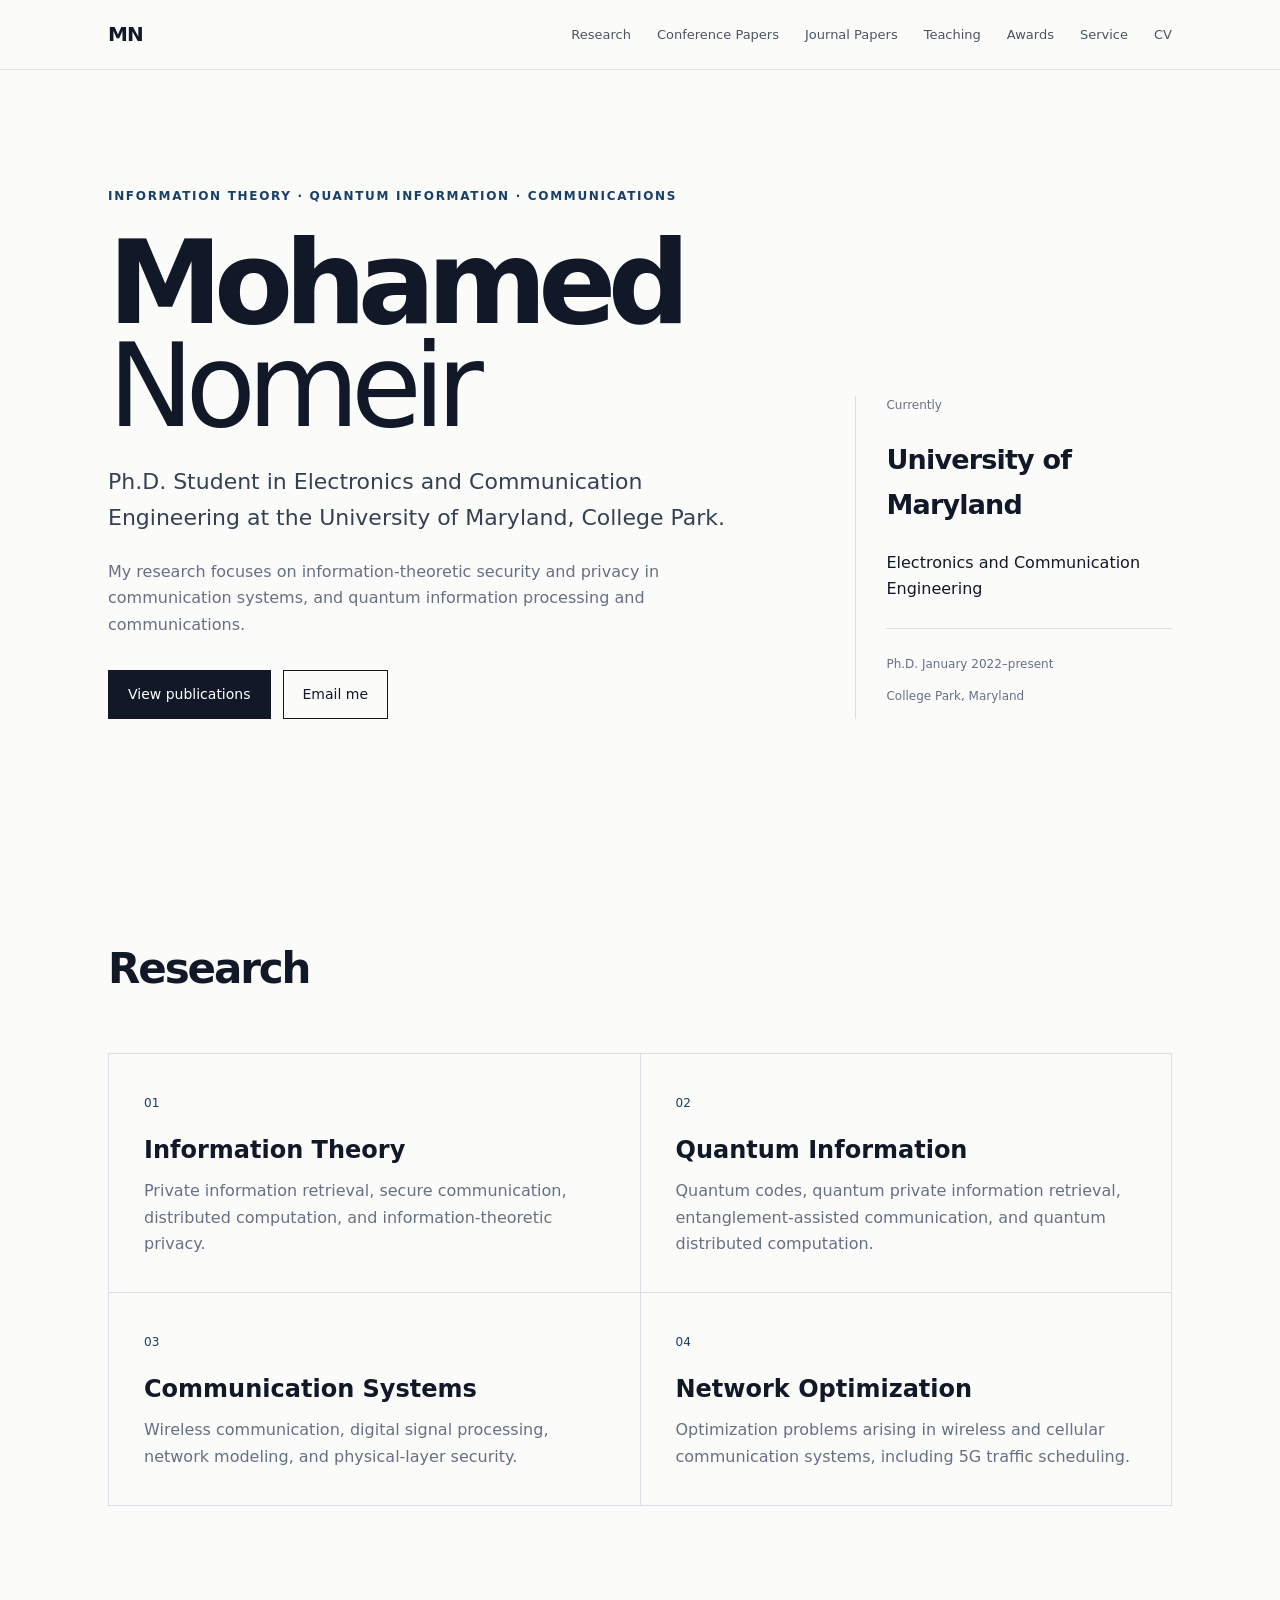
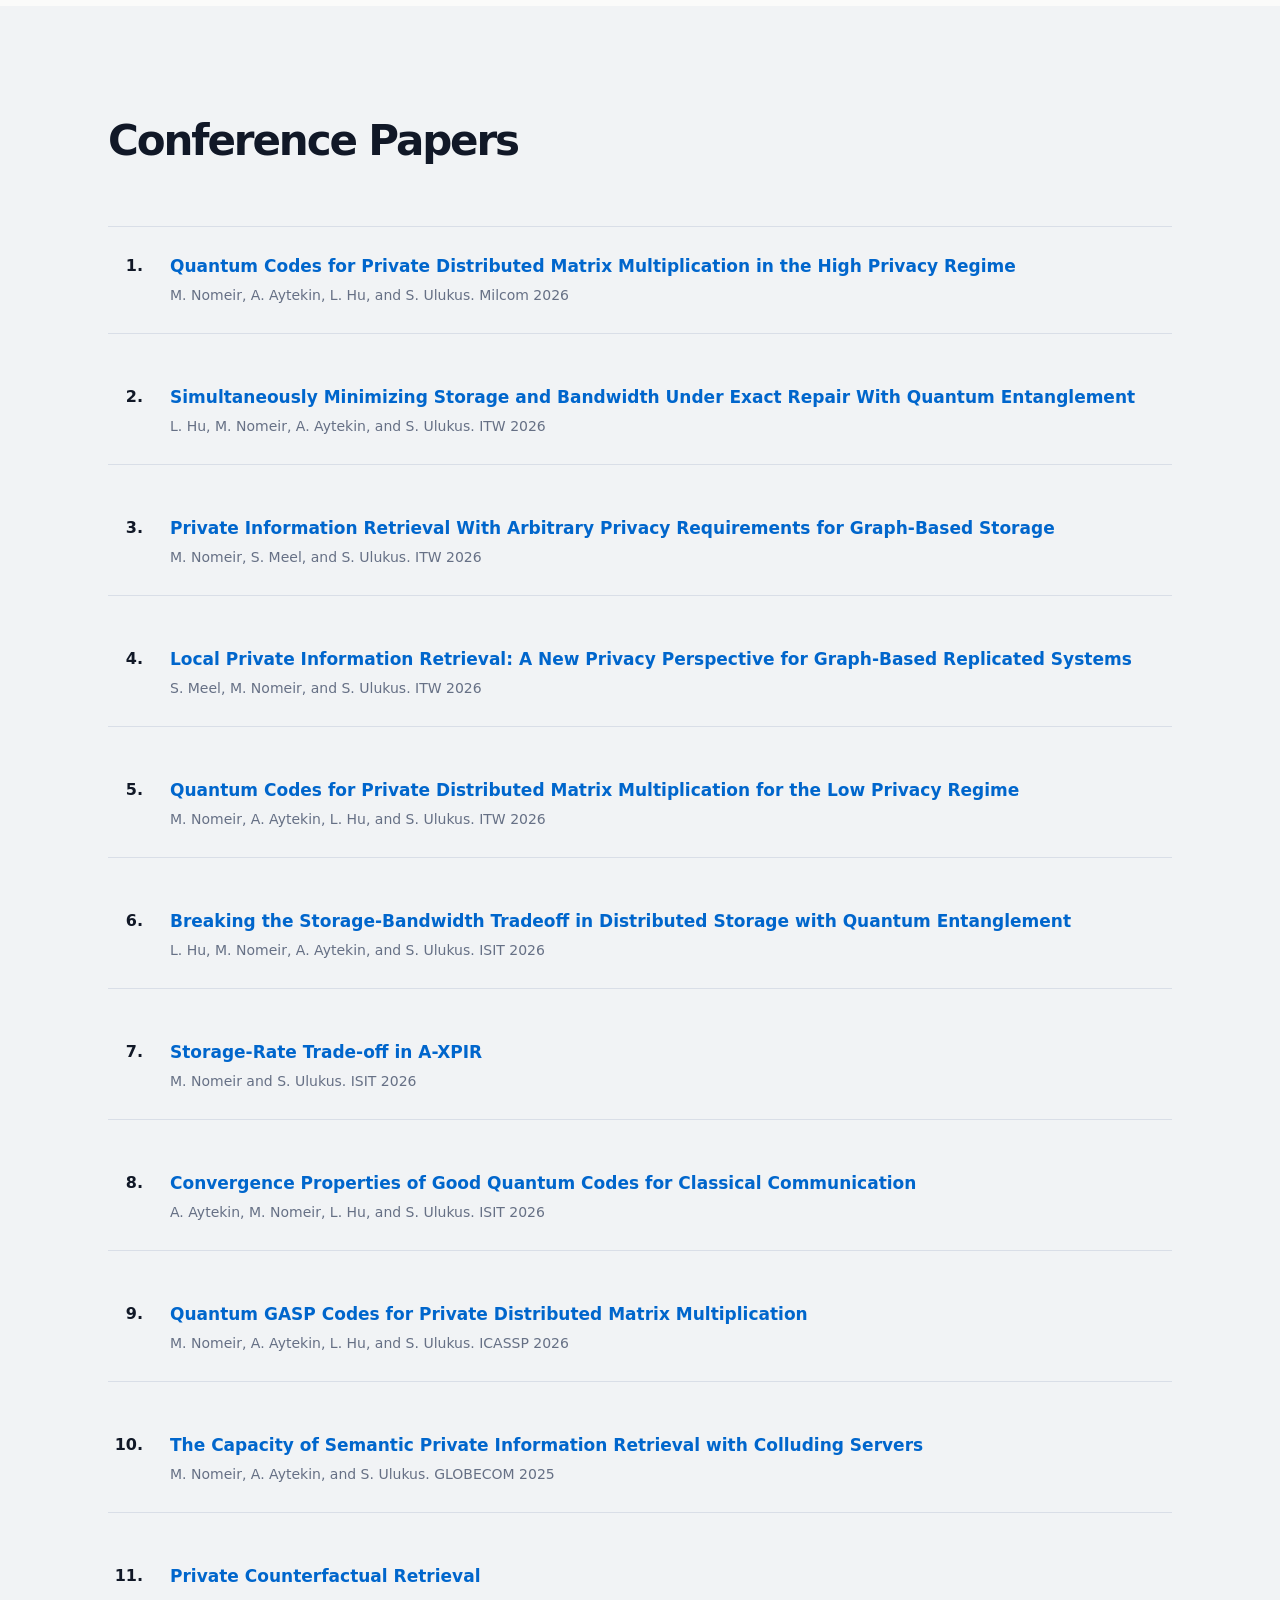
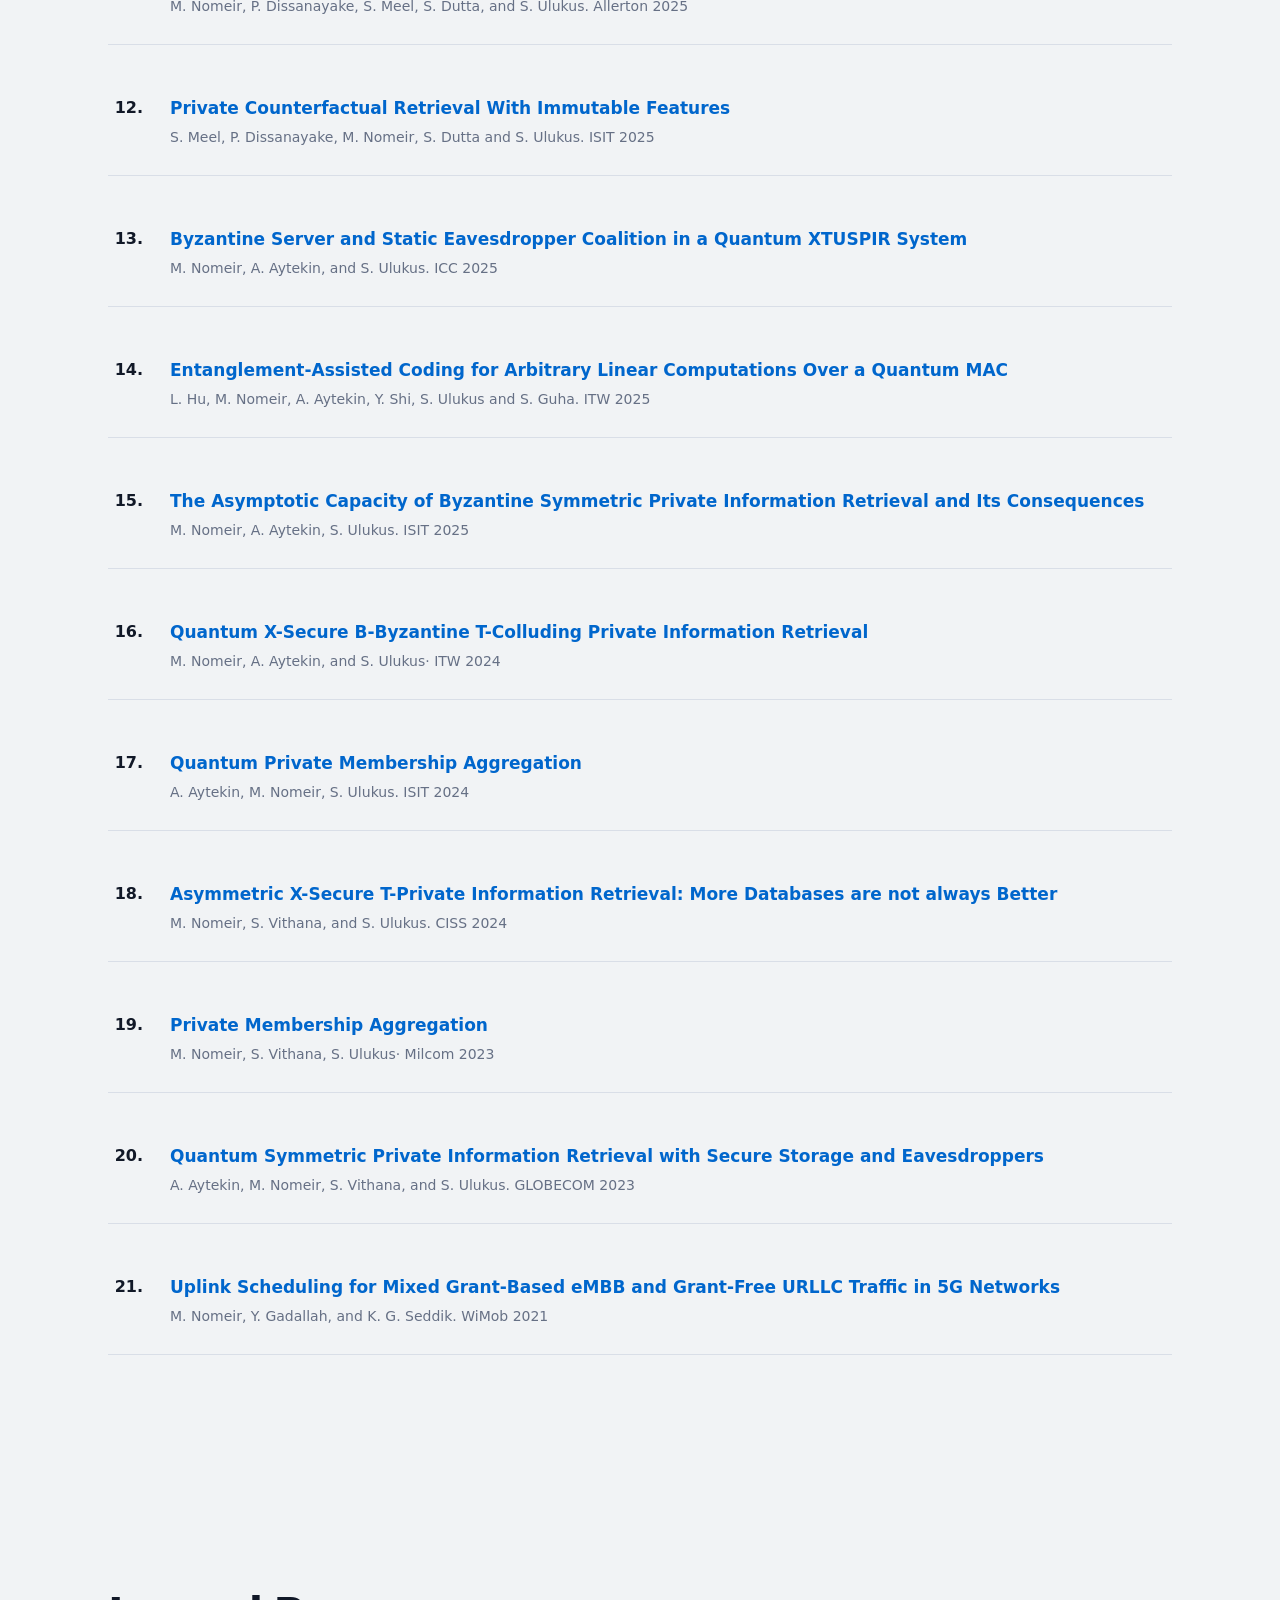
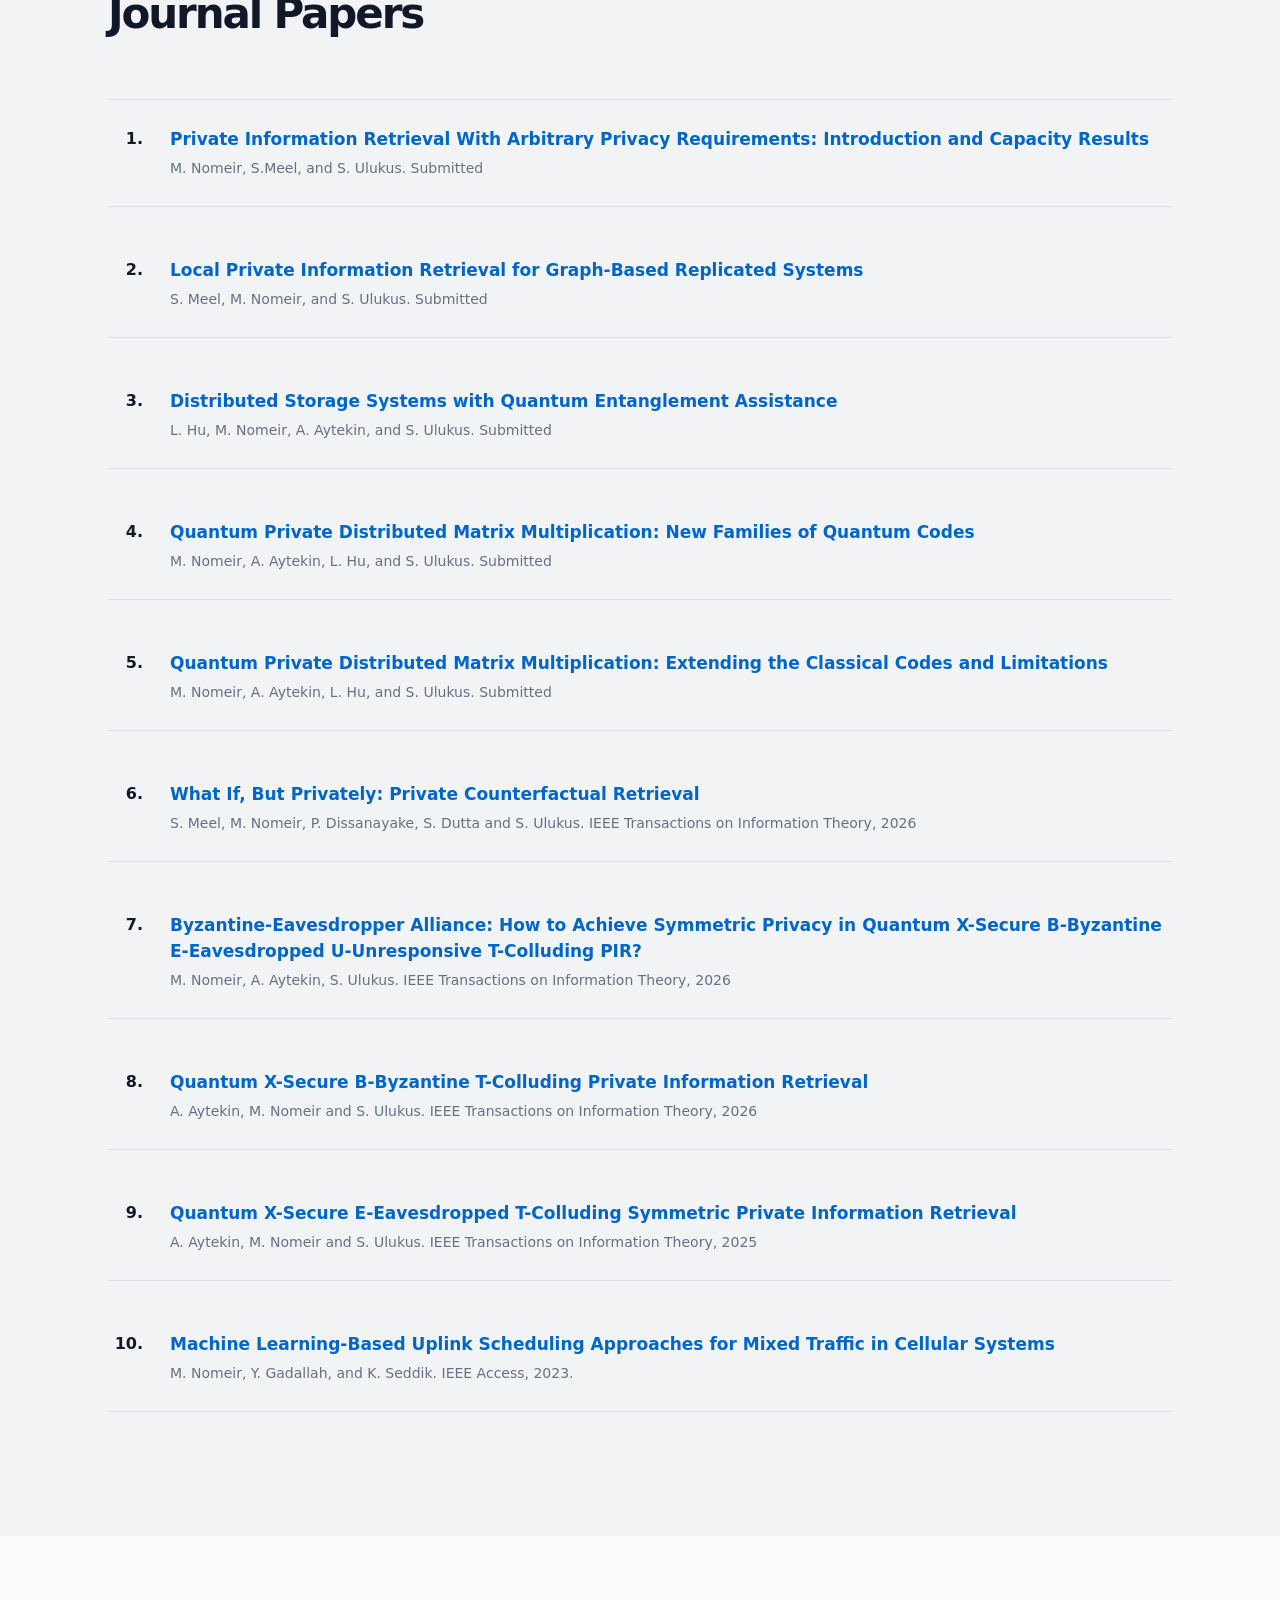
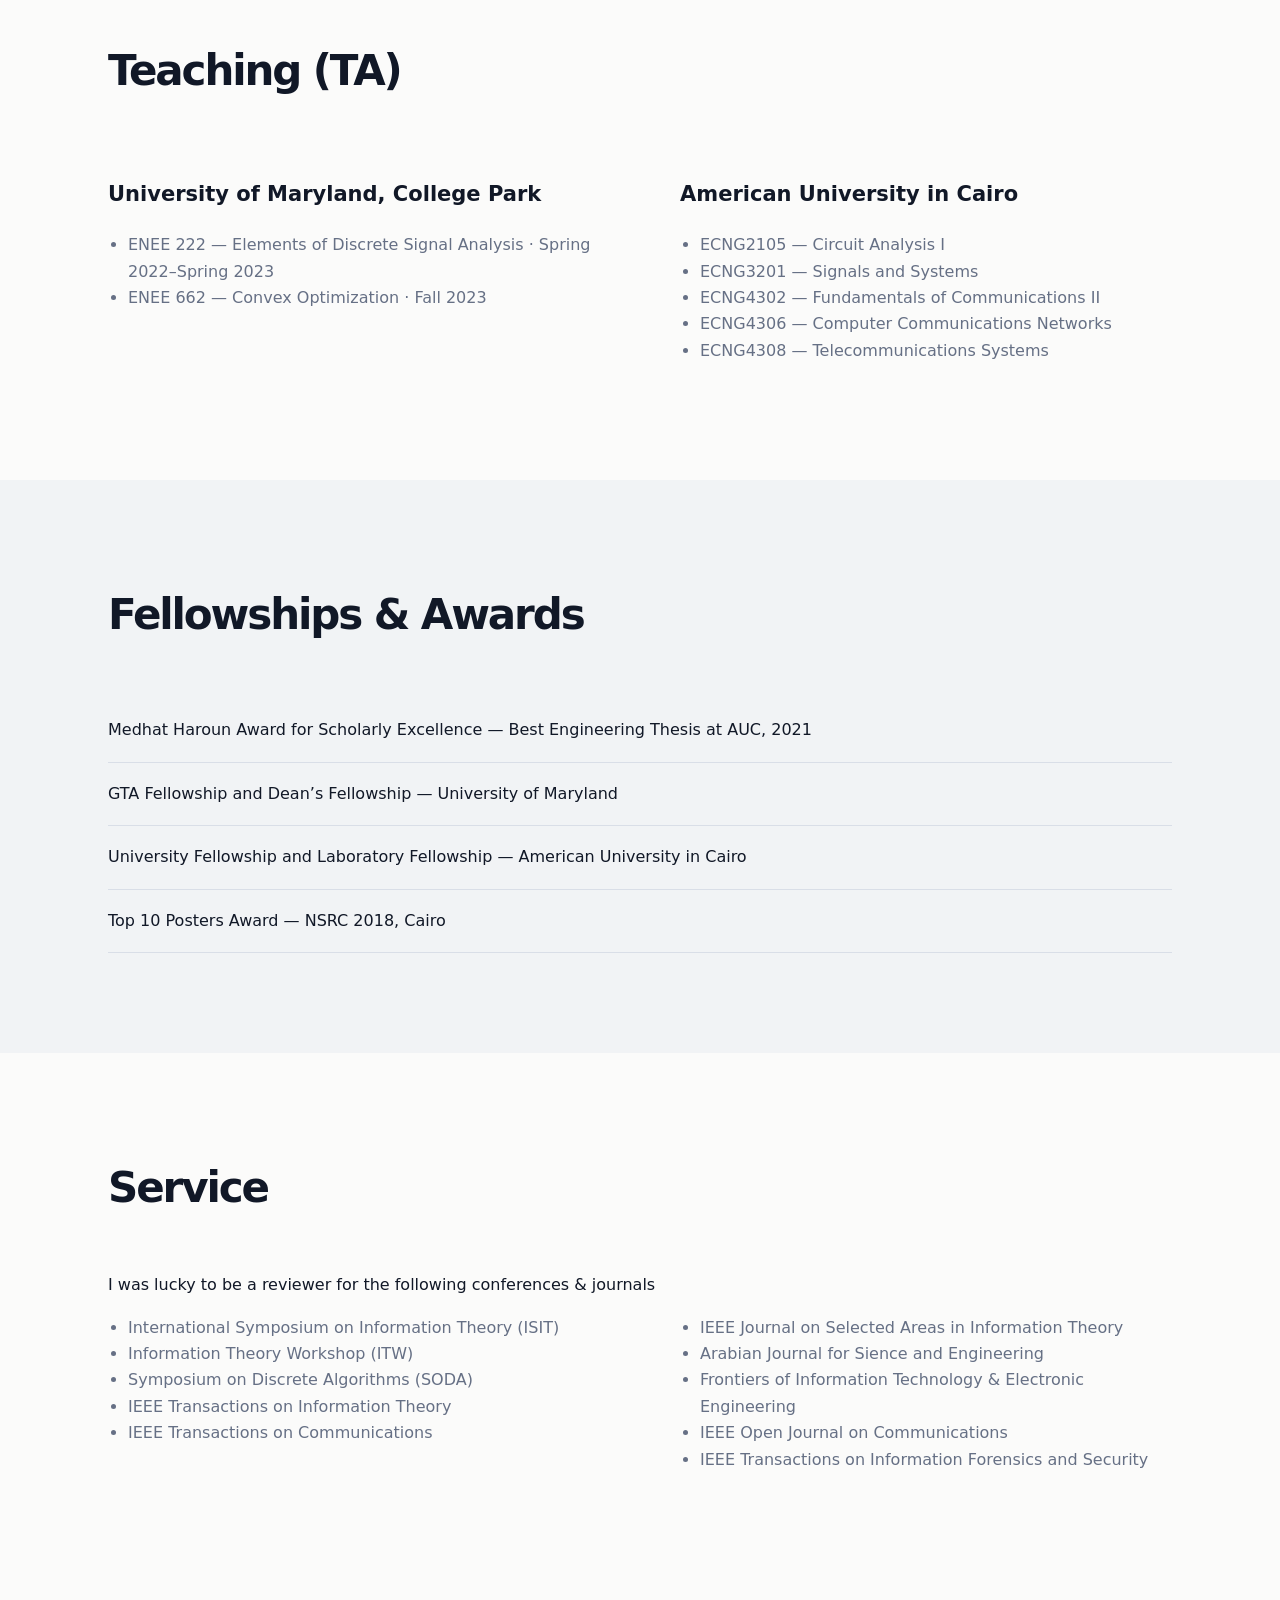
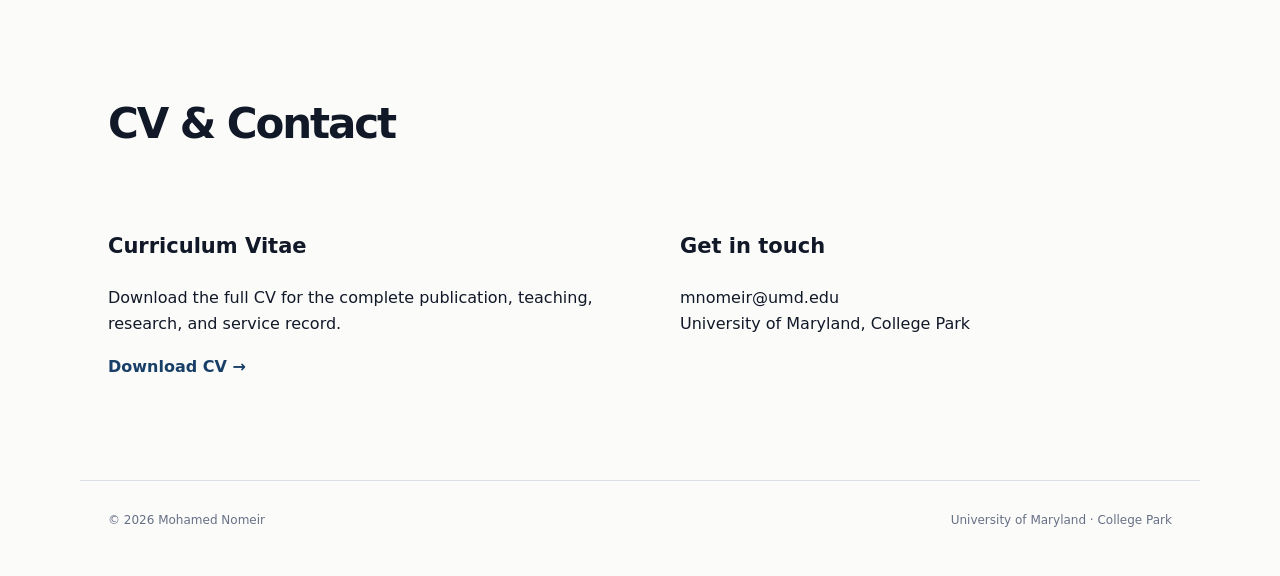
<file: index.html>
<!DOCTYPE html>
<html lang="en">
<head>
  <meta charset="UTF-8">
  <meta name="viewport" content="width=device-width, initial-scale=1.0">
  <meta name="description" content="Mohamed Nomeir — Information Theory, Quantum Information, and Communication Systems">
  <title>Mohamed Nomeir | Researcher</title>
  <link rel="stylesheet" href="style.css">
</head>
<body>
<header class="nav">
  <div class="nav-inner">
    <a class="brand" href="#home">MN</a>
    <nav>
      <a href="#research">Research</a>
      <a href="#Conference Papers">Conference Papers</a>
      <a href="#Journal Papers">Journal Papers</a>
      <a href="#teaching">Teaching</a>
      <a href="#awards">Awards</a>
      <a href="#Service">Service</a>
      <a href="#cv">CV</a>
    </nav>
  </div>
</header>

<main>
<section id="home" class="hero">
  <div class="hero-grid">
    <div>
      <p class="eyebrow">Information Theory · Quantum Information · Communications</p>
      <h1>Mohamed<br><span>Nomeir</span></h1>
      <p class="lead">Ph.D. Student in Electronics and Communication Engineering at the University of Maryland, College Park.</p>
      <p class="intro">My research focuses on information-theoretic security and privacy in communication systems, and quantum information processing and communications.</p>
      <div class="actions">
        <a class="button" href="#Conference Papers">View publications</a>
        <a class="button secondary" href="mailto:mnomeir@umd.edu">Email me</a>
      </div>
    </div>
    <aside class="hero-card">
      <div class="card-label">Currently</div>
      <h2>University of Maryland</h2>
      <p>Electronics and Communication Engineering</p>
      <div class="rule"></div>
      <p class="small">Ph.D. January 2022–present</p>
      <p class="small">College Park, Maryland</p>
    </aside>
  </div>
</section>

<section id="research" class="section">
  <div class="section-heading"><h2>Research</h2></div>
  <div class="research-grid">
    <article><span>01</span><h3>Information Theory</h3><p>Private information retrieval, secure communication, distributed computation, and information-theoretic privacy.</p></article>
    <article><span>02</span><h3>Quantum Information</h3><p>Quantum codes, quantum private information retrieval, entanglement-assisted communication, and quantum distributed computation.</p></article>
    <article><span>03</span><h3>Communication Systems</h3><p>Wireless communication, digital signal processing, network modeling, and physical-layer security.</p></article>
    <article><span>04</span><h3>Network Optimization</h3><p>Optimization problems arising in wireless and cellular communication systems, including 5G traffic scheduling.</p></article>
  </div>
</section>

  
<section id="Conference Papers" class="section tinted">
  <div class="section-heading"><h2>Conference Papers</h2></div>
  <div class="pub-list">
    <div class="pub"><div><h3><a href="pdmm_milcom.pdf" target="_blank">Quantum Codes for Private Distributed Matrix Multiplication in the High Privacy Regime</a></h3><p>M. Nomeir, A. Aytekin, L. Hu, and S. Ulukus. Milcom 2026</p></div></div>
    <div class="pub"><div><h3> <a href="https://arxiv.org/abs/2605.12455" target="_blank">Simultaneously Minimizing Storage and Bandwidth Under Exact Repair With Quantum Entanglement</a></h3><p>L. Hu, M. Nomeir, A. Aytekin, and S. Ulukus. ITW 2026</p></div></div> 
    <div class="pub"><div><h3><a href="https://arxiv.org/abs/2605.10879" target="_blank">Private Information Retrieval With Arbitrary Privacy Requirements for Graph-Based Storage</a></h3><p>M. Nomeir, S. Meel, and S. Ulukus. ITW 2026</p></div></div>
    <div class="pub"><div><h3><a href="https://arxiv.org/abs/2605.10872" target="_blank">Local Private Information Retrieval: A New Privacy Perspective for Graph-Based Replicated Systems</a></h3><p>S. Meel, M. Nomeir, and S. Ulukus. ITW 2026</p></div></div> 
    <div class="pub"><div><h3><a href="pdmm_itw.pdf" target="_blank">Quantum Codes for Private Distributed Matrix Multiplication for the Low Privacy Regime</a></h3><p>M. Nomeir, A. Aytekin, L. Hu, and S. Ulukus. ITW 2026</p></div></div> 
    <div class="pub"><div><h3><a href="https://arxiv.org/abs/2601.10676" target="_blank">Breaking the Storage-Bandwidth Tradeoff in Distributed Storage with Quantum Entanglement</a></h3><p>L. Hu, M. Nomeir, A. Aytekin, and S. Ulukus. ISIT 2026</p></div></div> 
    <div class="pub"><div><h3><a href="https://arxiv.org/abs/2601.14202" target="_blank">Storage-Rate Trade-off in A-XPIR</a></h3><p>M. Nomeir and S. Ulukus. ISIT 2026</p></div></div>
    <div class="pub"><div><h3><a href="https://arxiv.org/abs/2601.11498" target="_blank">Convergence Properties of Good Quantum Codes for Classical Communication</a></h3><p>A. Aytekin, M. Nomeir, L. Hu, and S. Ulukus. ISIT 2026</p></div></div> 
    <div class="pub"><div><h3><a href="https://ieeexplore.ieee.org/document/11462243" target="_blank">Quantum GASP Codes for Private Distributed Matrix Multiplication</a></h3><p>M. Nomeir, A. Aytekin, L. Hu, and S. Ulukus. ICASSP 2026</p></div></div>
     <div class="pub"><div><h3><a href="https://arxiv.org/abs/2507.15818" target="_blank">The Capacity of Semantic Private Information Retrieval with Colluding Servers</a></h3><p>M. Nomeir, A. Aytekin, and S. Ulukus. GLOBECOM 2025</p></div></div>
    <div class="pub"><div><h3><a href="https://arxiv.org/abs/2410.13812" target="_blank">Private Counterfactual Retrieval</a></h3><p>M. Nomeir, P. Dissanayake, S. Meel, S. Dutta, and S. Ulukus. Allerton 2025</p></div></div>
    <div class="pub"><div><h3><a href="https://arxiv.org/abs/2411.10429" target="_blank">Private Counterfactual Retrieval With Immutable Features</a></h3><p>S. Meel, P. Dissanayake, M. Nomeir, S. Dutta and S. Ulukus. ISIT 2025</p></div></div> 
    <div class="pub"><div><h3><a href="https://ieeexplore.ieee.org/document/11161059" target="_blank">Byzantine Server and Static Eavesdropper Coalition in a Quantum XTUSPIR System</a></h3><p>M. Nomeir, A. Aytekin, and S. Ulukus. ICC 2025</p></div></div> 
    <div class="pub"><div><h3><a href="https://arxiv.org/abs/2501.16296" target="_blank">Entanglement-Assisted Coding for Arbitrary Linear Computations Over a Quantum MAC</a></h3><p>L. Hu, M. Nomeir, A. Aytekin, Y. Shi, S. Ulukus and S. Guha. ITW 2025</p></div></div> 
    <div class="pub"><div><h3><a href="https://arxiv.org/abs/2501.17124" target="_blank">The Asymptotic Capacity of Byzantine Symmetric Private Information Retrieval and Its Consequences</a></h3><p>M. Nomeir, A. Aytekin, S. Ulukus. ISIT 2025</p></div></div> 
    <div class="pub"><div><h3><a href="https://arxiv.org/abs/2401.17252" target="_blank">Quantum X-Secure B-Byzantine T-Colluding Private Information Retrieval</a></h3><p>M. Nomeir, A. Aytekin, and S. Ulukus· ITW 2024</p></div></div>
    <div class="pub"><div><h3><a href="https://arxiv.org/abs/2401.16390" target="_blank">Quantum Private Membership Aggregation</a></h3><p>A. Aytekin, M. Nomeir, S. Ulukus. ISIT 2024</p></div></div> 
    <div class="pub"><div><h3><a href="https://ieeexplore.ieee.org/document/10480209" target="_blank">Asymmetric X-Secure T-Private Information Retrieval: More Databases are not always Better</a></h3><p>M. Nomeir, S. Vithana, and S. Ulukus. CISS 2024</p></div></div>
    <div class="pub"><div><h3><a href="https://arxiv.org/abs/2309.03872" target="_blank">Private Membership Aggregation</a></h3><p>M. Nomeir, S. Vithana, S. Ulukus· Milcom 2023</p></div></div> 
    <div class="pub"><div><h3><a href="https://arxiv.org/abs/2308.10883" target="_blank">Quantum Symmetric Private Information Retrieval with Secure Storage and Eavesdroppers</a></h3><p>A. Aytekin, M. Nomeir, S. Vithana, and S. Ulukus. GLOBECOM 2023</p></div></div>
    <div class="pub"><div><h3><a href="https://ieeexplore.ieee.org/document/9606298" target="_blank">Uplink Scheduling for Mixed Grant-Based eMBB and Grant-Free URLLC Traffic in 5G Networks</a></h3><p>M. Nomeir,  Y. Gadallah, and K. G. Seddik. WiMob 2021</p></div></div>
  </div>
</section>

  <section id="Journal Papers" class="section tinted">
  <div class="section-heading"><h2>Journal Papers</h2></div>
  <div class="pub-list">
    <div class="pub"><div><h3><a href="https://arxiv.org/pdf/2609.15875" target="_blank">Private Information Retrieval With Arbitrary Privacy Requirements: Introduction and Capacity Results</a></h3><p> M. Nomeir, S.Meel, and S. Ulukus. Submitted</p></div></div>
    <div class="pub"><div><h3><a href="https://arxiv.org/abs/2608.31150" target="_blank">Local Private Information Retrieval for Graph-Based Replicated Systems</a></h3><p>S. Meel, M. Nomeir, and S. Ulukus. Submitted</p></div></div>
<div class="pub"><div><h3><a href="distributed_storage_journal.pdf" target="_blank">Distributed Storage Systems with Quantum Entanglement Assistance</a></h3><p>L. Hu, M. Nomeir, A. Aytekin, and S. Ulukus. Submitted</p></div></div> 
  <div class="pub"><div><h3><a href="pdmm_2.pdf" target="_blank">Quantum Private Distributed Matrix Multiplication: New Families of Quantum Codes
      </a></h3><p>M. Nomeir, A. Aytekin, L. Hu, and S. Ulukus. Submitted</p></div></div>  
    <div class="pub"><div><h3><a href="pdmm_1.pdf" target="_blank">Quantum Private Distributed Matrix Multiplication:
Extending the Classical Codes and Limitations</a></h3><p>M. Nomeir, A. Aytekin, L. Hu, and S. Ulukus. Submitted</p></div></div> 
    <div class="pub"><div><h3><a href="https://arxiv.org/abs/2508.03681" target="_blank">What If, But Privately: Private Counterfactual Retrieval</a></h3><p>S. Meel, M. Nomeir, P. Dissanayake, S. Dutta and S. Ulukus. IEEE Transactions on Information Theory, 2026</p></div></div> 
     <div class="pub"><div><h3><a href="https://arxiv.org/abs/2412.06728" target="_blank">Byzantine-Eavesdropper Alliance: How to Achieve Symmetric Privacy in Quantum X-Secure B-Byzantine E-Eavesdropped U-Unresponsive T-Colluding PIR?</a></h3><p>M. Nomeir, A. Aytekin, S. Ulukus. IEEE Transactions on Information Theory, 2026</p></div></div> 
     <div class="pub"><div><h3><a href="https://user.eng.umd.edu/~ulukus/papers/journal/QXBTPIR.pdf" target="_blank">Quantum X-Secure B-Byzantine T-Colluding Private Information Retrieval</a></h3><p>A. Aytekin, M. Nomeir and S. Ulukus. IEEE Transactions on Information Theory, 2026</p></div></div> 
     <div class="pub"><div><h3><a href="https://ieeexplore.ieee.org/document/10929727" target="_blank">Quantum X-Secure E-Eavesdropped T-Colluding Symmetric Private Information Retrieval</a></h3><p>A. Aytekin, M. Nomeir and S. Ulukus. IEEE Transactions on Information Theory, 2025</p></div></div> 
     <div class="pub"><div><h3><a href="https://ieeexplore.ieee.org/document/10029334" target="_blank">Machine Learning-Based Uplink Scheduling Approaches for Mixed Traffic in Cellular Systems</a></h3><p>M. Nomeir, Y. Gadallah, and K. Seddik. IEEE Access, 2023.</p></div></div> 
  
  </div>
 </section>

<section id="teaching" class="section">
  <div class="section-heading"><h2>Teaching (TA)</h2></div>
  <div class="two-col">
    <div><h3>University of Maryland, College Park</h3><ul>
      <li>ENEE 222 — Elements of Discrete Signal Analysis · Spring 2022–Spring 2023</li>
      <li>ENEE 662 — Convex Optimization · Fall 2023</li>
    </ul></div>
    <div><h3>American University in Cairo</h3><ul>
      <li>ECNG2105 — Circuit Analysis I</li>
      <li>ECNG3201 — Signals and Systems</li>
      <li>ECNG4302 — Fundamentals of Communications II</li>
      <li>ECNG4306 — Computer Communications Networks</li>
      <li>ECNG4308 — Telecommunications Systems</li>
    </ul></div>
  </div>
</section>

<section id="awards" class="section tinted">
  <div class="section-heading"><h2>Fellowships & Awards</h2></div>
  <ul class="clean-list">
    <li>Medhat Haroun Award for Scholarly Excellence — Best Engineering Thesis at AUC, 2021</li>
    <li>GTA Fellowship and Dean’s Fellowship — University of Maryland</li>
    <li>University Fellowship and Laboratory Fellowship — American University in Cairo</li>
    <li>Top 10 Posters Award — NSRC 2018, Cairo</li>
  </ul>
</section>


  <section id="Service" class="section">
  <div class="section-heading"><h2>Service</h2></div>
    <div> I was lucky to be a reviewer for the following conferences & journals </div>
  <div class="two-col">
    <div><ul>
      <li>International Symposium on Information Theory (ISIT)</li>
      <li>Information Theory Workshop (ITW)</li>
      <li>Symposium on Discrete Algorithms (SODA) </li>
      <li>IEEE Transactions on Information Theory</li>
      <li>IEEE Transactions on Communications</li>
    </ul></div>
    <div><ul>
      <li>IEEE Journal on Selected Areas in Information Theory</li>
      <li>Arabian Journal for Sience and Engineering</li>
      <li>Frontiers of Information Technology & Electronic Engineering</li>
      <li>IEEE Open Journal on Communications</li>
      <li>IEEE Transactions on Information Forensics and Security</li>
    </ul></div>
  </div>
</section>

<section id="cv" class="section">
  <div class="section-heading"><h2>CV & Contact</h2></div>
  <div class="contact-grid">
    <div><h3>Curriculum Vitae</h3><p>Download the full CV for the complete publication, teaching, research, and service record.</p><a class="text-link" href="CV.pdf">Download CV →</a></div>
    <div><h3>Get in touch</h3><p><a href="mailto:mnomeir@umd.edu">mnomeir@umd.edu</a><br>University of Maryland, College Park</p></div>
  </div>
</section>
</main>

<footer><div>© 2026 Mohamed Nomeir</div><div>University of Maryland · College Park</div></footer>
<script src="script.js"></script>
</body>
</html>
</file>
<file: style.css>
:root{--ink:#111827;--muted:#667085;--line:#d9dee7;--paper:#fbfbfa;--tint:#f1f3f5;--accent:#173f67;--max:1120px}
*{box-sizing:border-box}html{scroll-behavior:smooth}body{margin:0;background:var(--paper);color:var(--ink);font-family:Inter,ui-sans-serif,system-ui,-apple-system,BlinkMacSystemFont,"Segoe UI",sans-serif;line-height:1.65}a{color:inherit;text-decoration:none}.nav{position:sticky;top:0;z-index:10;background:rgba(251,251,250,.9);backdrop-filter:blur(12px);border-bottom:1px solid rgba(217,222,231,.8)}.nav-inner{max-width:var(--max);margin:auto;padding:18px 28px;display:flex;align-items:center;justify-content:space-between}.brand{font-weight:800;letter-spacing:-.05em;font-size:20px}.nav nav{display:flex;gap:26px;font-size:13px;color:#4b5563}.nav nav a:hover,.text-link:hover{color:var(--accent)}.hero{max-width:var(--max);margin:auto;padding:105px 28px 115px}.hero-grid{display:grid;grid-template-columns:1.35fr .65fr;gap:90px;align-items:end}.eyebrow{font-size:12px;letter-spacing:.14em;text-transform:uppercase;color:var(--accent);font-weight:700}.hero h1{font-size:clamp(64px,9vw,116px);line-height:.9;letter-spacing:-.075em;margin:25px 0}.hero h1 span{font-weight:350}.lead{font-size:22px;max-width:700px;color:#344054}.intro{max-width:650px;color:var(--muted)}.actions{display:flex;gap:12px;margin-top:32px}.button{padding:12px 19px;background:var(--ink);color:white;border:1px solid var(--ink);font-size:14px}.button.secondary{background:transparent;color:var(--ink)}.hero-card{border-left:1px solid var(--line);padding-left:30px}.card-label,.small{font-size:12px;color:var(--muted)}.hero-card h2{font-size:27px;letter-spacing:-.03em}.rule{height:1px;background:var(--line);margin:26px 0}.section{padding:100px max(28px,calc((100vw - var(--max))/2 + 28px))}.tinted{background:var(--tint)}.section-heading{display:flex;gap:25px;align-items:baseline;margin-bottom:50px}.section-heading span{font-size:12px;color:var(--accent);font-weight:700}.section-heading h2{font-size:42px;letter-spacing:-.05em;margin:0}.research-grid{display:grid;grid-template-columns:repeat(2,1fr);gap:1px;background:var(--line);border:1px solid var(--line)}.research-grid article{background:var(--paper);padding:35px}.research-grid span{font-size:12px;color:var(--accent)}.research-grid h3{font-size:24px;margin:15px 0 8px}.research-grid p{color:var(--muted);margin:0}.pub-list{border-top:1px solid var(--line)}.pub{display:grid;grid-template-columns:85px 1fr;gap:25px;padding:27px 0;border-bottom:1px solid var(--line)}.pub>b{font-size:13px;color:var(--accent)}.pub h3{margin:0 0 5px;font-size:17px;line-height:1.35}.pub p{margin:0;color:var(--muted);font-size:14px}.note{font-size:13px;color:var(--muted);margin-top:25px}.two-col,.contact-grid{display:grid;grid-template-columns:1fr 1fr;gap:80px}.two-col h3,.contact-grid h3{font-size:21px}.two-col ul{padding-left:20px;color:var(--muted)}.clean-list{margin:0;padding:0;list-style:none}.clean-list li{padding:18px 0;border-bottom:1px solid var(--line)}.text-link{font-weight:700;color:var(--accent)}footer{max-width:var(--max);margin:auto;padding:30px 28px 45px;display:flex;justify-content:space-between;color:var(--muted);font-size:12px;border-top:1px solid var(--line)}@media(max-width:800px){.nav nav{display:none}.hero{padding-top:70px}.hero-grid,.two-col,.contact-grid{grid-template-columns:1fr;gap:45px}.hero-card{border-left:0;border-top:1px solid var(--line);padding:25px 0 0}.research-grid{grid-template-columns:1fr}.section{padding-top:70px;padding-bottom:70px}.section-heading h2{font-size:34px}.pub{grid-template-columns:55px 1fr}.pub h3{font-size:15px}footer{display:block}footer div+div{margin-top:8px}}
/* =========================================
   PUBLICATION LISTS
   ========================================= */

.pub-list {
  counter-reset: publication;
}

.pub {
  counter-increment: publication;
  display: flex;
  align-items: flex-start;
  margin-bottom: 1.5rem;
}

.pub::before {
  content: counter(publication) ".";
  flex: 0 0 35px;
  text-align: right;
  margin-right: 2px;
  font-weight: 600;
  line-height: 1.5;
}

.pub > div {
  flex: 1;
  min-width: 0;
}

.pub h3 {
  margin: 0 0 0.35rem 0;
  line-height: 1.5;
}

.pub p {
  margin: 0;
  line-height: 1.5;
}


.pub h3 a {
  color: #0066cc;
  text-decoration: none;
}

.pub h3 a:hover {
  text-decoration: underline;
}a
</file>
